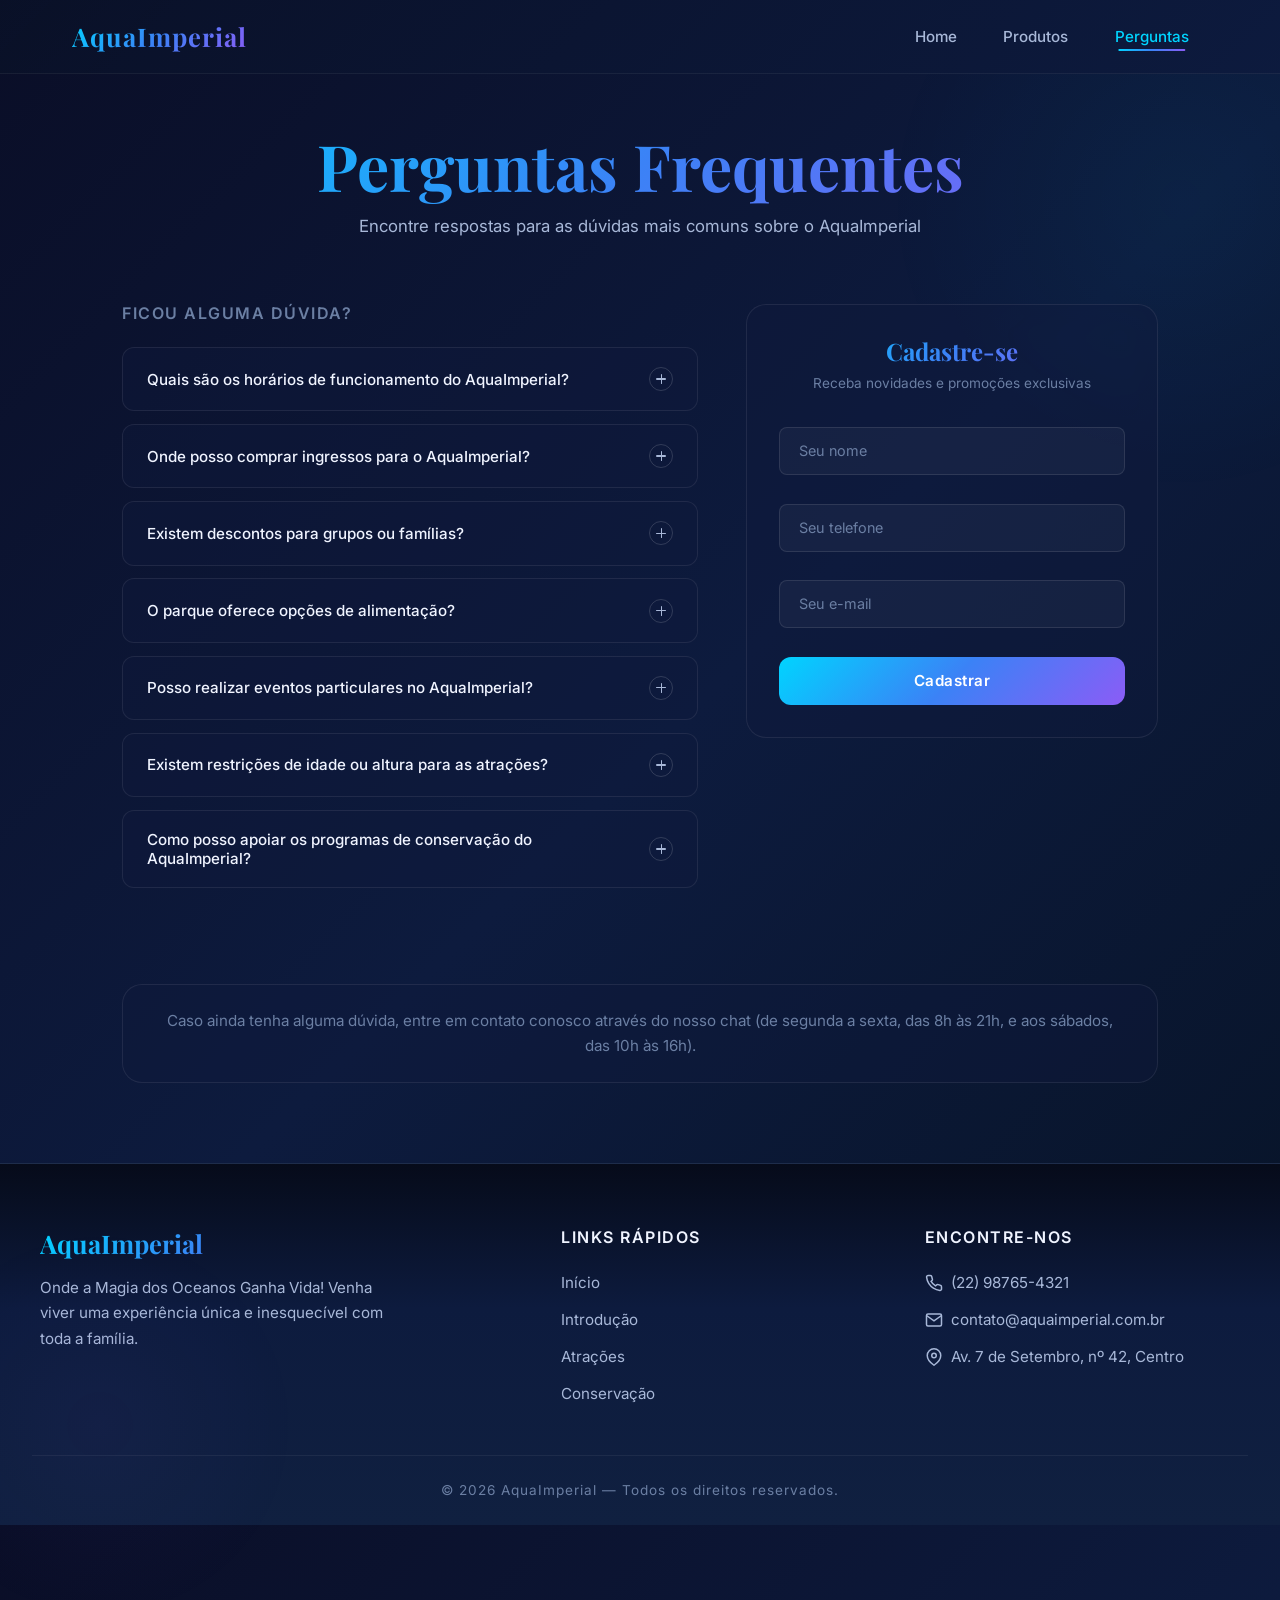
<file: pages/perguntas.html>
<!DOCTYPE html>
<html lang="pt-br">
  <head>
    <meta charset="UTF-8" />
    <meta name="viewport" content="width=device-width, initial-scale=1.0" />
    <meta
      name="description"
      content="Perguntas frequentes sobre o AquaImperial. Tire suas dúvidas sobre horários, ingressos, atrações e muito mais. Cadastre-se para novidades."
    />
    <title>Perguntas Frequentes — AquaImperial</title>

    <!-- Favicon -->
    <link rel="icon" href="../assets/img/favicon.svg" type="image/svg+xml" />

    <!-- Open Graph -->
    <meta property="og:title" content="Perguntas Frequentes — AquaImperial" />
    <meta property="og:description" content="Tire suas dúvidas sobre horários, ingressos e atrações do AquaImperial." />
    <meta property="og:image" content="../assets/img/intro.jpg" />
    <meta property="og:type" content="website" />

    <!-- Google Fonts -->
    <link rel="preconnect" href="https://fonts.googleapis.com" />
    <link rel="preconnect" href="https://fonts.gstatic.com" crossorigin />
    <link
      href="https://fonts.googleapis.com/css2?family=Inter:wght@300;400;500;600;700&family=Playfair+Display:wght@400;500;600;700&display=swap"
      rel="stylesheet"
    />

    <!-- Stylesheets -->
    <link rel="stylesheet" href="../assets/css/reset.css" />
    <link rel="stylesheet" href="../assets/css/global.css" />
    <link rel="stylesheet" href="../assets/css/perguntas.css" />

    <!-- Schema.org FAQ Structured Data -->
    <script type="application/ld+json">
    {
      "@context": "https://schema.org",
      "@type": "FAQPage",
      "mainEntity": [
        {
          "@type": "Question",
          "name": "Quais são os horários de funcionamento do AquaImperial?",
          "acceptedAnswer": {
            "@type": "Answer",
            "text": "O AquaImperial está aberto todos os dias das 9h às 18h. Horários especiais podem ser aplicados em feriados e eventos especiais."
          }
        },
        {
          "@type": "Question",
          "name": "Onde posso comprar ingressos para o AquaImperial?",
          "acceptedAnswer": {
            "@type": "Answer",
            "text": "Os ingressos podem ser adquiridos diretamente em nosso site na página de Ingressos e Preços ou na bilheteria do parque."
          }
        },
        {
          "@type": "Question",
          "name": "Existem descontos para grupos ou famílias?",
          "acceptedAnswer": {
            "@type": "Answer",
            "text": "Sim, oferecemos descontos especiais para grupos e pacotes familiares. Consulte nossa página de Ingressos e Preços para mais detalhes."
          }
        },
        {
          "@type": "Question",
          "name": "O parque oferece opções de alimentação?",
          "acceptedAnswer": {
            "@type": "Answer",
            "text": "Sim, temos várias opções de alimentação incluindo restaurantes, lanchonetes e cafés."
          }
        },
        {
          "@type": "Question",
          "name": "Posso realizar eventos particulares no AquaImperial?",
          "acceptedAnswer": {
            "@type": "Answer",
            "text": "Sim, o AquaImperial é o local perfeito para eventos particulares como aniversários, casamentos e eventos corporativos."
          }
        },
        {
          "@type": "Question",
          "name": "Existem restrições de idade ou altura para as atrações?",
          "acceptedAnswer": {
            "@type": "Answer",
            "text": "Algumas atrações podem ter restrições de idade e altura por motivos de segurança."
          }
        },
        {
          "@type": "Question",
          "name": "Como posso apoiar os programas de conservação do AquaImperial?",
          "acceptedAnswer": {
            "@type": "Answer",
            "text": "Você pode apoiar participando de workshops, adotando simbolicamente um animal marinho ou fazendo uma doação."
          }
        }
      ]
    }
    </script>
  </head>
  <body class="page-enter">
    <!-- ========== NAVBAR ========== -->
    <header class="navbar">
      <nav class="navbar__inner" aria-label="Navegação principal">
        <a href="../index.html" class="navbar__logo">AquaImperial</a>
        <ul class="navbar__links">
          <li><a href="../index.html" class="navbar__link">Home</a></li>
          <li><a href="produtos.html" class="navbar__link">Produtos</a></li>
          <li><a href="perguntas.html" class="navbar__link navbar__link--active">Perguntas</a></li>
        </ul>
        <button class="navbar__toggle" aria-label="Abrir menu de navegação" aria-expanded="false">
          <span></span>
          <span></span>
          <span></span>
        </button>
      </nav>
    </header>

    <div class="faq-page">
      <!-- ========== PAGE HEADER ========== -->
      <div class="faq-header" data-reveal>
        <h1>Perguntas Frequentes</h1>
        <p>Encontre respostas para as dúvidas mais comuns sobre o AquaImperial</p>
      </div>

      <!-- ========== FAQ LAYOUT ========== -->
      <div class="faq-layout">
        <!-- Accordion FAQ -->
        <section>
          <h2 class="faq-section__title" data-reveal>Ficou alguma dúvida?</h2>

          <div class="accordion">
            <div class="accordion__item" data-reveal data-delay="1">
              <button class="accordion__trigger" aria-expanded="false">
                Quais são os horários de funcionamento do AquaImperial?
                <span class="accordion__icon"></span>
              </button>
              <div class="accordion__content" role="region" aria-hidden="true">
                <div class="accordion__content-inner">
                  O AquaImperial está aberto todos os dias das 9h às 18h. Horários especiais podem ser aplicados em feriados e eventos especiais. Recomendamos verificar nosso site para atualizações antes de sua visita.
                </div>
              </div>
            </div>

            <div class="accordion__item" data-reveal data-delay="2">
              <button class="accordion__trigger" aria-expanded="false">
                Onde posso comprar ingressos para o AquaImperial?
                <span class="accordion__icon"></span>
              </button>
              <div class="accordion__content" role="region" aria-hidden="true">
                <div class="accordion__content-inner">
                  Os ingressos podem ser adquiridos diretamente em nosso site na página de Ingressos e Preços ou na bilheteria do parque. Recomendamos a compra online para evitar filas e garantir disponibilidade.
                </div>
              </div>
            </div>

            <div class="accordion__item" data-reveal data-delay="3">
              <button class="accordion__trigger" aria-expanded="false">
                Existem descontos para grupos ou famílias?
                <span class="accordion__icon"></span>
              </button>
              <div class="accordion__content" role="region" aria-hidden="true">
                <div class="accordion__content-inner">
                  Sim, oferecemos descontos especiais para grupos e pacotes familiares. Consulte nossa página de Ingressos e Preços para mais detalhes ou entre em contato conosco para cotações específicas.
                </div>
              </div>
            </div>

            <div class="accordion__item" data-reveal data-delay="4">
              <button class="accordion__trigger" aria-expanded="false">
                O parque oferece opções de alimentação?
                <span class="accordion__icon"></span>
              </button>
              <div class="accordion__content" role="region" aria-hidden="true">
                <div class="accordion__content-inner">
                  Sim, temos várias opções de alimentação no AquaImperial, incluindo restaurantes, lanchonetes e cafés que oferecem uma variedade de pratos para todos os gostos e preferências alimentares.
                </div>
              </div>
            </div>

            <div class="accordion__item" data-reveal>
              <button class="accordion__trigger" aria-expanded="false">
                Posso realizar eventos particulares no AquaImperial?
                <span class="accordion__icon"></span>
              </button>
              <div class="accordion__content" role="region" aria-hidden="true">
                <div class="accordion__content-inner">
                  Sim, o AquaImperial é o local perfeito para eventos particulares como aniversários, casamentos e eventos corporativos. Para mais informações sobre reservas e pacotes, entre em contato com nossa equipe de eventos.
                </div>
              </div>
            </div>

            <div class="accordion__item" data-reveal>
              <button class="accordion__trigger" aria-expanded="false">
                Existem restrições de idade ou altura para as atrações?
                <span class="accordion__icon"></span>
              </button>
              <div class="accordion__content" role="region" aria-hidden="true">
                <div class="accordion__content-inner">
                  Algumas atrações podem ter restrições de idade e altura por motivos de segurança. Informações específicas sobre cada atração estão disponíveis em nosso site e na entrada de cada atração dentro do parque.
                </div>
              </div>
            </div>

            <div class="accordion__item" data-reveal>
              <button class="accordion__trigger" aria-expanded="false">
                Como posso apoiar os programas de conservação do AquaImperial?
                <span class="accordion__icon"></span>
              </button>
              <div class="accordion__content" role="region" aria-hidden="true">
                <div class="accordion__content-inner">
                  Você pode apoiar nossos programas de conservação participando de nossos workshops, adotando simbolicamente um animal marinho ou fazendo uma doação. Mais informações estão disponíveis na seção Conservação e Sustentabilidade do nosso site.
                </div>
              </div>
            </div>
          </div>
        </section>

        <!-- Registration Form -->
        <div class="register-card" data-reveal="right">
          <h2 class="register-card__title">Cadastre-se</h2>
          <p class="register-card__subtitle">Receba novidades e promoções exclusivas</p>

          <form class="register-form">
            <div class="form-group">
              <input
                type="text"
                id="nome"
                name="nome"
                class="form-group__input"
                placeholder=" "
                required
              />
              <label for="nome" class="form-group__label">Seu nome</label>
            </div>

            <div class="form-group">
              <input
                type="tel"
                id="tel"
                name="tel"
                class="form-group__input"
                placeholder=" "
                required
              />
              <label for="tel" class="form-group__label">Seu telefone</label>
            </div>

            <div class="form-group">
              <input
                type="email"
                id="email"
                name="email"
                class="form-group__input"
                placeholder=" "
                required
              />
              <label for="email" class="form-group__label">Seu e-mail</label>
            </div>

            <button type="submit" class="form-submit-btn">Cadastrar</button>
          </form>
        </div>
      </div>

      <!-- Help Message -->
      <div class="faq-help" data-reveal>
        <p>
          Caso ainda tenha alguma dúvida, entre em contato conosco através do nosso chat
          (de segunda a sexta, das 8h às 21h, e aos sábados, das 10h às 16h).
        </p>
      </div>
    </div>

    <!-- ========== FOOTER ========== -->
    <footer class="footer">
      <div class="footer__inner">
        <div class="footer__brand">
          <h2 class="footer__brand-name">AquaImperial</h2>
          <p>
            Onde a Magia dos Oceanos Ganha Vida! Venha viver uma experiência
            única e inesquecível com toda a família.
          </p>
        </div>
        <div>
          <h3 class="footer__heading">Links Rápidos</h3>
          <nav class="footer__links">
            <a href="../index.html" class="footer__link">Início</a>
            <a href="../index.html#introducao" class="footer__link">Introdução</a>
            <a href="../index.html#atracoes" class="footer__link">Atrações</a>
            <a href="../index.html#conservacao" class="footer__link">Conservação</a>
          </nav>
        </div>
        <div>
          <h3 class="footer__heading">Encontre-nos</h3>
          <div class="footer__links">
            <a href="https://wa.me/5522987654321" class="footer__link">
              <svg viewBox="0 0 24 24" fill="none" stroke="currentColor" stroke-width="2">
                <path d="M22 16.92v3a2 2 0 01-2.18 2 19.79 19.79 0 01-8.63-3.07 19.5 19.5 0 01-6-6 19.79 19.79 0 01-3.07-8.67A2 2 0 014.11 2h3a2 2 0 012 1.72c.127.96.361 1.903.7 2.81a2 2 0 01-.45 2.11L8.09 9.91a16 16 0 006 6l1.27-1.27a2 2 0 012.11-.45c.907.339 1.85.573 2.81.7A2 2 0 0122 16.92z"/>
              </svg>
              (22) 98765-4321
            </a>
            <a href="mailto:contato@aquaimperial.com.br" class="footer__link">
              <svg viewBox="0 0 24 24" fill="none" stroke="currentColor" stroke-width="2">
                <path d="M4 4h16c1.1 0 2 .9 2 2v12c0 1.1-.9 2-2 2H4c-1.1 0-2-.9-2-2V6c0-1.1.9-2 2-2z"/>
                <polyline points="22,6 12,13 2,6"/>
              </svg>
              contato@aquaimperial.com.br
            </a>
            <span class="footer__link">
              <svg viewBox="0 0 24 24" fill="none" stroke="currentColor" stroke-width="2">
                <path d="M21 10c0 7-9 13-9 13s-9-6-9-13a9 9 0 0118 0z"/>
                <circle cx="12" cy="10" r="3"/>
              </svg>
              Av. 7 de Setembro, nº 42, Centro
            </span>
          </div>
        </div>
      </div>
      <div class="footer__bottom">
        <p>&copy; 2026 AquaImperial — Todos os direitos reservados.</p>
      </div>
    </footer>

    <!-- Scripts -->
    <script src="../assets/js/global.js"></script>
    <script src="../assets/js/perguntas.js"></script>
  </body>
</html>
</file>
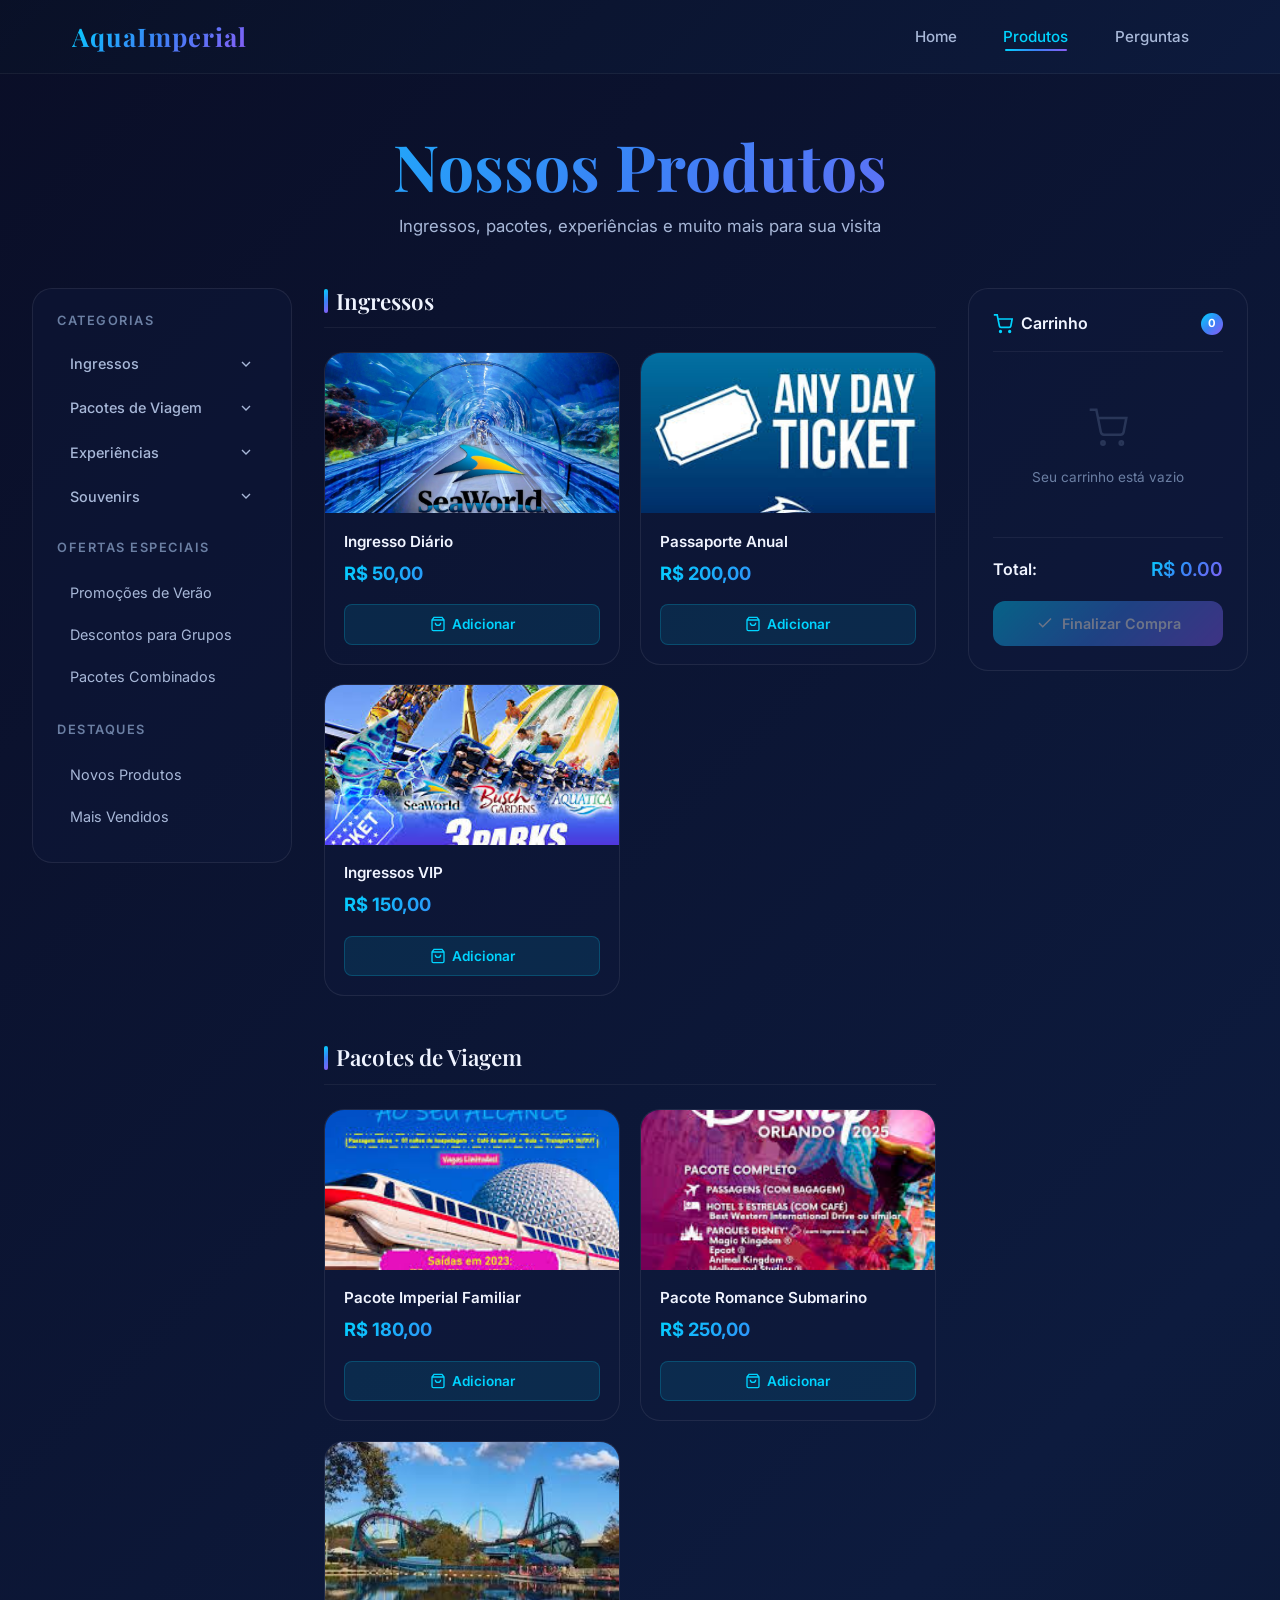
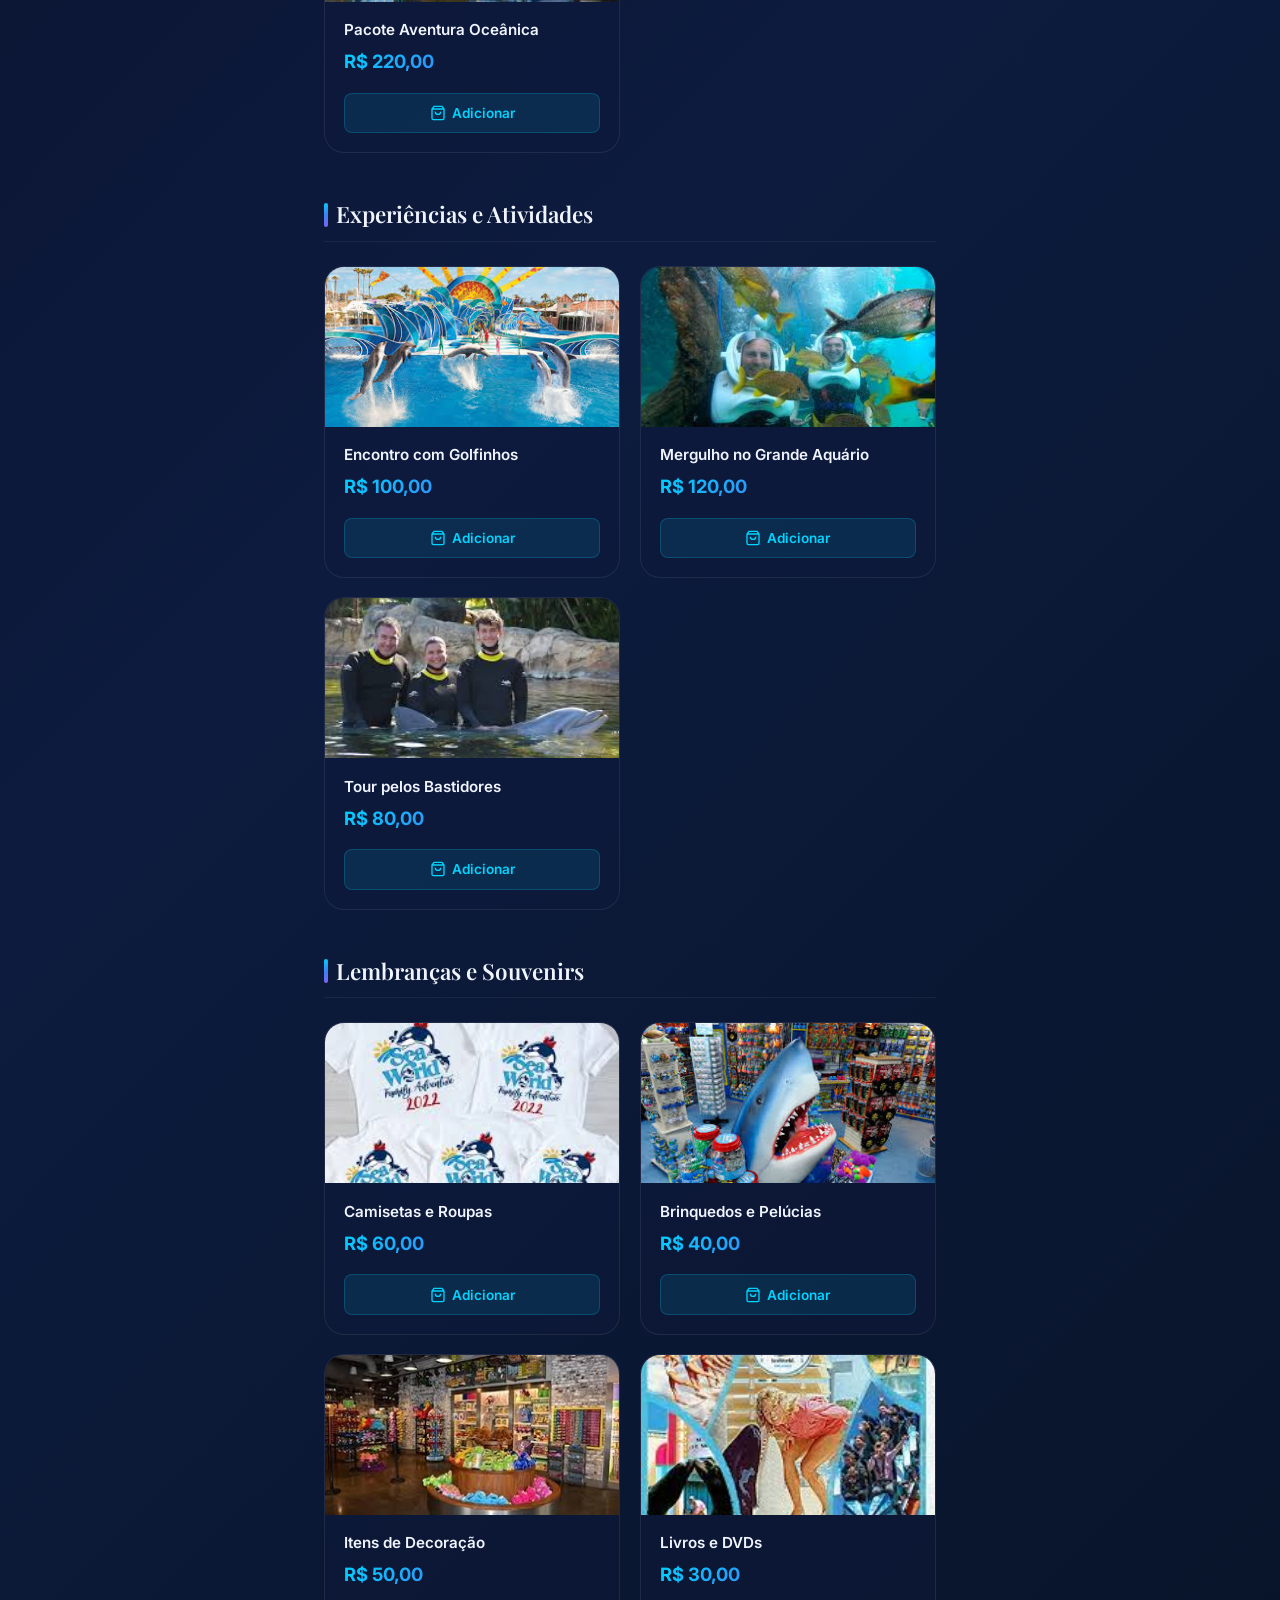
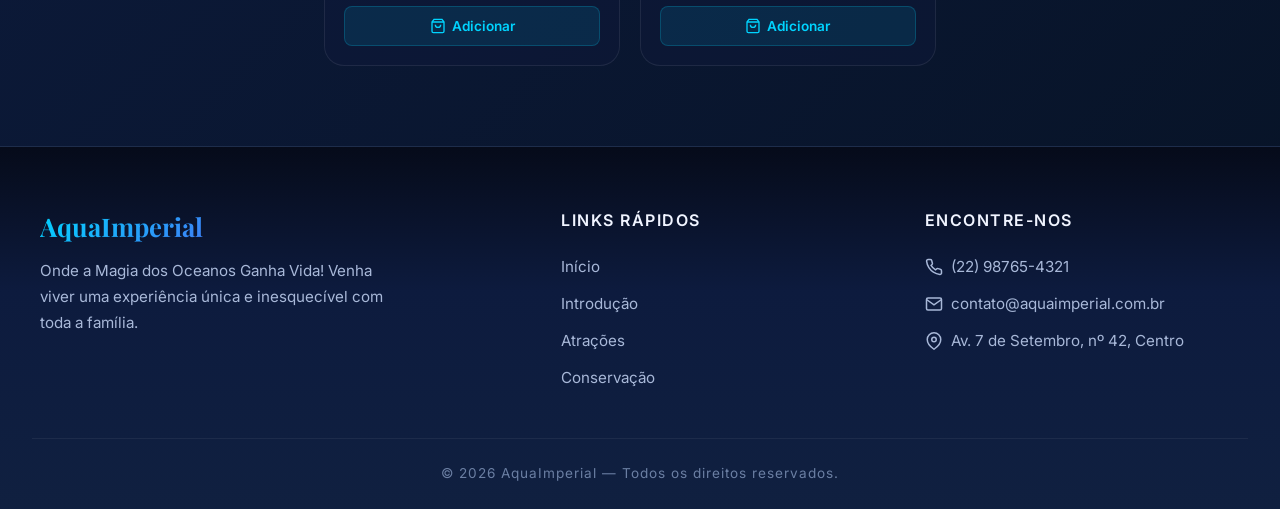
<file: pages/produtos.html>
<!DOCTYPE html>
<html lang="pt-br">
  <head>
    <meta charset="UTF-8" />
    <meta name="viewport" content="width=device-width, initial-scale=1.0" />
    <meta
      name="description"
      content="Confira os ingressoss, pacotes de viagem, experiências e souvenirs do AquaImperial. Garanta já a sua entrada para o melhor parque marinho."
    />
    <title>Produtos — AquaImperial</title>

    <!-- Favicon -->
    <link rel="icon" href="../assets/img/favicon.svg" type="image/svg+xml" />

    <!-- Open Graph -->
    <meta property="og:title" content="Produtos — AquaImperial" />
    <meta property="og:description" content="Ingressos, pacotes de viagem, experiências e souvenirs do AquaImperial." />
    <meta property="og:image" content="../assets/img/intro.jpg" />
    <meta property="og:type" content="website" />

    <!-- Google Fonts -->
    <link rel="preconnect" href="https://fonts.googleapis.com" />
    <link rel="preconnect" href="https://fonts.gstatic.com" crossorigin />
    <link
      href="https://fonts.googleapis.com/css2?family=Inter:wght@300;400;500;600;700&family=Playfair+Display:wght@400;500;600;700&display=swap"
      rel="stylesheet"
    />

    <!-- Stylesheets -->
    <link rel="stylesheet" href="../assets/css/reset.css" />
    <link rel="stylesheet" href="../assets/css/global.css" />
    <link rel="stylesheet" href="../assets/css/produtos.css" />
  </head>
  <body class="page-enter">
    <!-- ========== NAVBAR ========== -->
    <header class="navbar">
      <nav class="navbar__inner" aria-label="Navegação principal">
        <a href="../index.html" class="navbar__logo">AquaImperial</a>
        <ul class="navbar__links">
          <li><a href="../index.html" class="navbar__link">Home</a></li>
          <li><a href="produtos.html" class="navbar__link navbar__link--active">Produtos</a></li>
          <li><a href="perguntas.html" class="navbar__link">Perguntas</a></li>
        </ul>
        <button class="navbar__toggle" aria-label="Abrir menu de navegação" aria-expanded="false">
          <span></span>
          <span></span>
          <span></span>
        </button>
      </nav>
    </header>

    <!-- ========== PAGE HEADER ========== -->
    <div class="produtos-page">
      <div class="page-header" data-reveal>
        <h1>Nossos Produtos</h1>
        <p>Ingressos, pacotes, experiências e muito mais para sua visita</p>
      </div>

      <!-- ========== LAYOUT: SIDEBAR + PRODUCTS + CART ========== -->
      <div class="produtos-layout">
        <!-- Sidebar -->
        <aside class="sidebar">
          <h3 class="sidebar__title">Categorias</h3>

          <div class="sidebar__category">
            <button class="sidebar__category-btn">
              Ingressos
              <svg viewBox="0 0 24 24" fill="none" stroke="currentColor" stroke-width="2"><path d="M6 9l6 6 6-6"/></svg>
            </button>
            <div class="sidebar__subcategories">
              <a href="#ingresso-diario" class="sidebar__sublink">Ingresso Diário</a>
              <a href="#passaporte-anual" class="sidebar__sublink">Passaporte Anual</a>
              <a href="#ingressos-vip" class="sidebar__sublink">Ingressos VIP</a>
            </div>
          </div>

          <div class="sidebar__category">
            <button class="sidebar__category-btn">
              Pacotes de Viagem
              <svg viewBox="0 0 24 24" fill="none" stroke="currentColor" stroke-width="2"><path d="M6 9l6 6 6-6"/></svg>
            </button>
            <div class="sidebar__subcategories">
              <a href="#pacote-imperial-familiar" class="sidebar__sublink">Pacote Imperial Familiar</a>
              <a href="#pacote-romance-submarino" class="sidebar__sublink">Pacote Romance Submarino</a>
              <a href="#pacote-aventura-oceanica" class="sidebar__sublink">Pacote Aventura Oceânica</a>
            </div>
          </div>

          <div class="sidebar__category">
            <button class="sidebar__category-btn">
              Experiências
              <svg viewBox="0 0 24 24" fill="none" stroke="currentColor" stroke-width="2"><path d="M6 9l6 6 6-6"/></svg>
            </button>
            <div class="sidebar__subcategories">
              <a href="#encontro-golfinhos" class="sidebar__sublink">Encontro com Golfinhos</a>
              <a href="#mergulho-grande-aquario" class="sidebar__sublink">Mergulho no Grande Aquário</a>
              <a href="#tour-bastidores" class="sidebar__sublink">Tour pelos Bastidores</a>
            </div>
          </div>

          <div class="sidebar__category">
            <button class="sidebar__category-btn">
              Souvenirs
              <svg viewBox="0 0 24 24" fill="none" stroke="currentColor" stroke-width="2"><path d="M6 9l6 6 6-6"/></svg>
            </button>
            <div class="sidebar__subcategories">
              <a href="#camisetas-roupas" class="sidebar__sublink">Camisetas e Roupas</a>
              <a href="#brinquedos-pelucias" class="sidebar__sublink">Brinquedos e Pelúcias</a>
              <a href="#itens-decoracao" class="sidebar__sublink">Itens de Decoração</a>
              <a href="#livros-dvds" class="sidebar__sublink">Livros e DVDs</a>
            </div>
          </div>

          <h3 class="sidebar__title">Ofertas Especiais</h3>
          <a href="#" class="sidebar__link">Promoções de Verão</a>
          <a href="#" class="sidebar__link">Descontos para Grupos</a>
          <a href="#" class="sidebar__link">Pacotes Combinados</a>

          <h3 class="sidebar__title">Destaques</h3>
          <a href="#" class="sidebar__link">Novos Produtos</a>
          <a href="#" class="sidebar__link">Mais Vendidos</a>
        </aside>

        <!-- Products Main -->
        <section class="products-main">
          <!-- Ingressos -->
          <div class="products-section" id="ingresso-diario" data-reveal>
            <h2 class="products-section__title">Ingressos</h2>
            <div class="product-grid">
              <article class="product-card" data-name="Ingresso Diário" data-price="50.00">
                <div class="product-card__image-wrapper">
                  <img src="../assets/img/produtos/Seaworld1.jpg" alt="Ingresso Diário AquaImperial" class="product-card__image" loading="lazy" />
                </div>
                <div class="product-card__body">
                  <h3 class="product-card__name">Ingresso Diário</h3>
                  <p class="product-card__price">R$ 50,00</p>
                  <button class="product-card__btn">
                    <svg viewBox="0 0 24 24" fill="none" stroke="currentColor" stroke-width="2"><path d="M6 2L3 6v14a2 2 0 002 2h14a2 2 0 002-2V6l-3-4z"/><line x1="3" y1="6" x2="21" y2="6"/><path d="M16 10a4 4 0 01-8 0"/></svg>
                    Adicionar
                  </button>
                </div>
              </article>

              <article class="product-card" id="passaporte-anual" data-name="Passaporte Anual" data-price="200.00">
                <div class="product-card__image-wrapper">
                  <img src="../assets/img/produtos/anual.jpeg" alt="Passaporte Anual" class="product-card__image" loading="lazy" />
                </div>
                <div class="product-card__body">
                  <h3 class="product-card__name">Passaporte Anual</h3>
                  <p class="product-card__price">R$ 200,00</p>
                  <button class="product-card__btn">
                    <svg viewBox="0 0 24 24" fill="none" stroke="currentColor" stroke-width="2"><path d="M6 2L3 6v14a2 2 0 002 2h14a2 2 0 002-2V6l-3-4z"/><line x1="3" y1="6" x2="21" y2="6"/><path d="M16 10a4 4 0 01-8 0"/></svg>
                    Adicionar
                  </button>
                </div>
              </article>

              <article class="product-card" id="ingressos-vip" data-name="Ingressos VIP" data-price="150.00">
                <div class="product-card__image-wrapper">
                  <img src="../assets/img/produtos/anuel 2.jpeg" alt="Ingressos VIP" class="product-card__image" loading="lazy" />
                </div>
                <div class="product-card__body">
                  <h3 class="product-card__name">Ingressos VIP</h3>
                  <p class="product-card__price">R$ 150,00</p>
                  <button class="product-card__btn">
                    <svg viewBox="0 0 24 24" fill="none" stroke="currentColor" stroke-width="2"><path d="M6 2L3 6v14a2 2 0 002 2h14a2 2 0 002-2V6l-3-4z"/><line x1="3" y1="6" x2="21" y2="6"/><path d="M16 10a4 4 0 01-8 0"/></svg>
                    Adicionar
                  </button>
                </div>
              </article>
            </div>
          </div>

          <!-- Pacotes de Viagem -->
          <div class="products-section" id="pacote-imperial-familiar" data-reveal>
            <h2 class="products-section__title">Pacotes de Viagem</h2>
            <div class="product-grid">
              <article class="product-card" data-name="Pacote Imperial Familiar" data-price="180.00">
                <div class="product-card__image-wrapper">
                  <img src="../assets/img/produtos/viagem 1.jpeg" alt="Pacote Imperial Familiar" class="product-card__image" loading="lazy" />
                </div>
                <div class="product-card__body">
                  <h3 class="product-card__name">Pacote Imperial Familiar</h3>
                  <p class="product-card__price">R$ 180,00</p>
                  <button class="product-card__btn">
                    <svg viewBox="0 0 24 24" fill="none" stroke="currentColor" stroke-width="2"><path d="M6 2L3 6v14a2 2 0 002 2h14a2 2 0 002-2V6l-3-4z"/><line x1="3" y1="6" x2="21" y2="6"/><path d="M16 10a4 4 0 01-8 0"/></svg>
                    Adicionar
                  </button>
                </div>
              </article>

              <article class="product-card" id="pacote-romance-submarino" data-name="Pacote Romance Submarino" data-price="250.00">
                <div class="product-card__image-wrapper">
                  <img src="../assets/img/produtos/viagem 2.jpeg" alt="Pacote Romance Submarino" class="product-card__image" loading="lazy" />
                </div>
                <div class="product-card__body">
                  <h3 class="product-card__name">Pacote Romance Submarino</h3>
                  <p class="product-card__price">R$ 250,00</p>
                  <button class="product-card__btn">
                    <svg viewBox="0 0 24 24" fill="none" stroke="currentColor" stroke-width="2"><path d="M6 2L3 6v14a2 2 0 002 2h14a2 2 0 002-2V6l-3-4z"/><line x1="3" y1="6" x2="21" y2="6"/><path d="M16 10a4 4 0 01-8 0"/></svg>
                    Adicionar
                  </button>
                </div>
              </article>

              <article class="product-card" id="pacote-aventura-oceanica" data-name="Pacote Aventura Oceânica" data-price="220.00">
                <div class="product-card__image-wrapper">
                  <img src="../assets/img/produtos/viagem 3.jpeg" alt="Pacote Aventura Oceânica" class="product-card__image" loading="lazy" />
                </div>
                <div class="product-card__body">
                  <h3 class="product-card__name">Pacote Aventura Oceânica</h3>
                  <p class="product-card__price">R$ 220,00</p>
                  <button class="product-card__btn">
                    <svg viewBox="0 0 24 24" fill="none" stroke="currentColor" stroke-width="2"><path d="M6 2L3 6v14a2 2 0 002 2h14a2 2 0 002-2V6l-3-4z"/><line x1="3" y1="6" x2="21" y2="6"/><path d="M16 10a4 4 0 01-8 0"/></svg>
                    Adicionar
                  </button>
                </div>
              </article>
            </div>
          </div>

          <!-- Experiências e Atividades -->
          <div class="products-section" id="encontro-golfinhos" data-reveal>
            <h2 class="products-section__title">Experiências e Atividades</h2>
            <div class="product-grid">
              <article class="product-card" data-name="Encontro com Golfinhos" data-price="100.00">
                <div class="product-card__image-wrapper">
                  <img src="../assets/img/produtos/golfinhos.jpeg" alt="Encontro com Golfinhos" class="product-card__image" loading="lazy" />
                </div>
                <div class="product-card__body">
                  <h3 class="product-card__name">Encontro com Golfinhos</h3>
                  <p class="product-card__price">R$ 100,00</p>
                  <button class="product-card__btn">
                    <svg viewBox="0 0 24 24" fill="none" stroke="currentColor" stroke-width="2"><path d="M6 2L3 6v14a2 2 0 002 2h14a2 2 0 002-2V6l-3-4z"/><line x1="3" y1="6" x2="21" y2="6"/><path d="M16 10a4 4 0 01-8 0"/></svg>
                    Adicionar
                  </button>
                </div>
              </article>

              <article class="product-card" id="mergulho-grande-aquario" data-name="Mergulho no Grande Aquário" data-price="120.00">
                <div class="product-card__image-wrapper">
                  <img src="../assets/img/produtos/mergulho.jpeg" alt="Mergulho no Grande Aquário" class="product-card__image" loading="lazy" />
                </div>
                <div class="product-card__body">
                  <h3 class="product-card__name">Mergulho no Grande Aquário</h3>
                  <p class="product-card__price">R$ 120,00</p>
                  <button class="product-card__btn">
                    <svg viewBox="0 0 24 24" fill="none" stroke="currentColor" stroke-width="2"><path d="M6 2L3 6v14a2 2 0 002 2h14a2 2 0 002-2V6l-3-4z"/><line x1="3" y1="6" x2="21" y2="6"/><path d="M16 10a4 4 0 01-8 0"/></svg>
                    Adicionar
                  </button>
                </div>
              </article>

              <article class="product-card" id="tour-bastidores" data-name="Tour pelos Bastidores" data-price="80.00">
                <div class="product-card__image-wrapper">
                  <img src="../assets/img/produtos/bastidores.jpeg" alt="Tour pelos Bastidores" class="product-card__image" loading="lazy" />
                </div>
                <div class="product-card__body">
                  <h3 class="product-card__name">Tour pelos Bastidores</h3>
                  <p class="product-card__price">R$ 80,00</p>
                  <button class="product-card__btn">
                    <svg viewBox="0 0 24 24" fill="none" stroke="currentColor" stroke-width="2"><path d="M6 2L3 6v14a2 2 0 002 2h14a2 2 0 002-2V6l-3-4z"/><line x1="3" y1="6" x2="21" y2="6"/><path d="M16 10a4 4 0 01-8 0"/></svg>
                    Adicionar
                  </button>
                </div>
              </article>
            </div>
          </div>

          <!-- Souvenirs -->
          <div class="products-section" id="camisetas-roupas" data-reveal>
            <h2 class="products-section__title">Lembranças e Souvenirs</h2>
            <div class="product-grid">
              <article class="product-card" data-name="Camisetas e Roupas" data-price="60.00">
                <div class="product-card__image-wrapper">
                  <img src="../assets/img/produtos/roupas.jpeg" alt="Camisetas e Roupas" class="product-card__image" loading="lazy" />
                </div>
                <div class="product-card__body">
                  <h3 class="product-card__name">Camisetas e Roupas</h3>
                  <p class="product-card__price">R$ 60,00</p>
                  <button class="product-card__btn">
                    <svg viewBox="0 0 24 24" fill="none" stroke="currentColor" stroke-width="2"><path d="M6 2L3 6v14a2 2 0 002 2h14a2 2 0 002-2V6l-3-4z"/><line x1="3" y1="6" x2="21" y2="6"/><path d="M16 10a4 4 0 01-8 0"/></svg>
                    Adicionar
                  </button>
                </div>
              </article>

              <article class="product-card" id="brinquedos-pelucias" data-name="Brinquedos e Pelúcias" data-price="40.00">
                <div class="product-card__image-wrapper">
                  <img src="../assets/img/produtos/brinquedos.jpeg" alt="Brinquedos e Pelúcias" class="product-card__image" loading="lazy" />
                </div>
                <div class="product-card__body">
                  <h3 class="product-card__name">Brinquedos e Pelúcias</h3>
                  <p class="product-card__price">R$ 40,00</p>
                  <button class="product-card__btn">
                    <svg viewBox="0 0 24 24" fill="none" stroke="currentColor" stroke-width="2"><path d="M6 2L3 6v14a2 2 0 002 2h14a2 2 0 002-2V6l-3-4z"/><line x1="3" y1="6" x2="21" y2="6"/><path d="M16 10a4 4 0 01-8 0"/></svg>
                    Adicionar
                  </button>
                </div>
              </article>

              <article class="product-card" id="itens-decoracao" data-name="Itens de Decoração" data-price="50.00">
                <div class="product-card__image-wrapper">
                  <img src="../assets/img/produtos/items.jpeg" alt="Itens de Decoração" class="product-card__image" loading="lazy" />
                </div>
                <div class="product-card__body">
                  <h3 class="product-card__name">Itens de Decoração</h3>
                  <p class="product-card__price">R$ 50,00</p>
                  <button class="product-card__btn">
                    <svg viewBox="0 0 24 24" fill="none" stroke="currentColor" stroke-width="2"><path d="M6 2L3 6v14a2 2 0 002 2h14a2 2 0 002-2V6l-3-4z"/><line x1="3" y1="6" x2="21" y2="6"/><path d="M16 10a4 4 0 01-8 0"/></svg>
                    Adicionar
                  </button>
                </div>
              </article>

              <article class="product-card" id="livros-dvds" data-name="Livros e DVDs" data-price="30.00">
                <div class="product-card__image-wrapper">
                  <img src="../assets/img/produtos/book.jpeg" alt="Livros e DVDs" class="product-card__image" loading="lazy" />
                </div>
                <div class="product-card__body">
                  <h3 class="product-card__name">Livros e DVDs</h3>
                  <p class="product-card__price">R$ 30,00</p>
                  <button class="product-card__btn">
                    <svg viewBox="0 0 24 24" fill="none" stroke="currentColor" stroke-width="2"><path d="M6 2L3 6v14a2 2 0 002 2h14a2 2 0 002-2V6l-3-4z"/><line x1="3" y1="6" x2="21" y2="6"/><path d="M16 10a4 4 0 01-8 0"/></svg>
                    Adicionar
                  </button>
                </div>
              </article>
            </div>
          </div>
        </section>

        <!-- Cart -->
        <div class="cart">
          <div class="cart__header">
            <h2 class="cart__title">
              <svg viewBox="0 0 24 24" fill="none" stroke="currentColor" stroke-width="2">
                <circle cx="9" cy="21" r="1"/><circle cx="20" cy="21" r="1"/>
                <path d="M1 1h4l2.68 13.39a2 2 0 002 1.61h9.72a2 2 0 002-1.61L23 6H6"/>
              </svg>
              Carrinho
            </h2>
            <span class="cart__badge" role="status" aria-live="polite" aria-label="Itens no carrinho">0</span>
          </div>

          <div class="cart__empty" id="cart-empty">
            <svg viewBox="0 0 24 24" fill="none" stroke="currentColor" stroke-width="1.5">
              <circle cx="9" cy="21" r="1"/><circle cx="20" cy="21" r="1"/>
              <path d="M1 1h4l2.68 13.39a2 2 0 002 1.61h9.72a2 2 0 002-1.61L23 6H6"/>
            </svg>
            <p>Seu carrinho está vazio</p>
          </div>

          <ul class="cart__items"></ul>

          <div class="cart__footer">
            <div class="cart__total">
              <span>Total:</span>
              <span class="cart__total-value">R$ 0,00</span>
            </div>
            <button class="cart__checkout-btn" disabled>
              <svg viewBox="0 0 24 24" fill="none" stroke="currentColor" stroke-width="2" width="18" height="18"><path d="M20 6L9 17l-5-5"/></svg>
              Finalizar Compra
            </button>
          </div>
        </div>
      </div>
    </div>

    <!-- ========== FOOTER ========== -->
    <footer class="footer">
      <div class="footer__inner">
        <div class="footer__brand">
          <h2 class="footer__brand-name">AquaImperial</h2>
          <p>
            Onde a Magia dos Oceanos Ganha Vida! Venha viver uma experiência
            única e inesquecível com toda a família.
          </p>
        </div>
        <div>
          <h3 class="footer__heading">Links Rápidos</h3>
          <nav class="footer__links">
            <a href="../index.html" class="footer__link">Início</a>
            <a href="../index.html#introducao" class="footer__link">Introdução</a>
            <a href="../index.html#atracoes" class="footer__link">Atrações</a>
            <a href="../index.html#conservacao" class="footer__link">Conservação</a>
          </nav>
        </div>
        <div>
          <h3 class="footer__heading">Encontre-nos</h3>
          <div class="footer__links">
            <a href="https://wa.me/5522987654321" class="footer__link">
              <svg viewBox="0 0 24 24" fill="none" stroke="currentColor" stroke-width="2">
                <path d="M22 16.92v3a2 2 0 01-2.18 2 19.79 19.79 0 01-8.63-3.07 19.5 19.5 0 01-6-6 19.79 19.79 0 01-3.07-8.67A2 2 0 014.11 2h3a2 2 0 012 1.72c.127.96.361 1.903.7 2.81a2 2 0 01-.45 2.11L8.09 9.91a16 16 0 006 6l1.27-1.27a2 2 0 012.11-.45c.907.339 1.85.573 2.81.7A2 2 0 0122 16.92z"/>
              </svg>
              (22) 98765-4321
            </a>
            <a href="mailto:contato@aquaimperial.com.br" class="footer__link">
              <svg viewBox="0 0 24 24" fill="none" stroke="currentColor" stroke-width="2">
                <path d="M4 4h16c1.1 0 2 .9 2 2v12c0 1.1-.9 2-2 2H4c-1.1 0-2-.9-2-2V6c0-1.1.9-2 2-2z"/>
                <polyline points="22,6 12,13 2,6"/>
              </svg>
              contato@aquaimperial.com.br
            </a>
            <span class="footer__link">
              <svg viewBox="0 0 24 24" fill="none" stroke="currentColor" stroke-width="2">
                <path d="M21 10c0 7-9 13-9 13s-9-6-9-13a9 9 0 0118 0z"/>
                <circle cx="12" cy="10" r="3"/>
              </svg>
              Av. 7 de Setembro, nº 42, Centro
            </span>
          </div>
        </div>
      </div>
      <div class="footer__bottom">
        <p>&copy; 2026 AquaImperial — Todos os direitos reservados.</p>
      </div>
    </footer>

    <!-- Scripts -->
    <script src="../assets/js/global.js"></script>
    <script src="../assets/js/produtos.js"></script>
  </body>
</html>
</file>
<file: assets/css/global.css>
/* =============================================
   AQUAIMPERIAL — GLOBAL DESIGN SYSTEM
   ============================================= */

/* --- Google Fonts loaded via <link> in HTML for better performance --- */

/* --- CSS Variables --- */
:root {
  /* Colors — Ocean Dark Theme */
  --color-bg-primary: #060b1a;
  --color-bg-secondary: #0a1128;
  --color-bg-card: rgba(15, 25, 60, 0.6);

  --color-text-primary: #f0f4ff;
  --color-text-secondary: #a8b8d8;
  --color-text-muted: #6b7fa3;

  --color-accent-cyan: #00d4ff;
  --color-accent-blue: #3b82f6;
  --color-accent-teal: #06d6a0;
  --color-accent-purple: #8b5cf6;

  /* Gradients */
  --gradient-ocean: linear-gradient(135deg, #0a0e27 0%, #0d1b3e 50%, #071325 100%);
  --gradient-accent: linear-gradient(135deg, #00d4ff 0%, #3b82f6 50%, #8b5cf6 100%);
  --gradient-accent-hover: linear-gradient(135deg, #00e5ff 0%, #5b9bf7 50%, #a78bfa 100%);
  --gradient-header: linear-gradient(135deg, rgba(10, 17, 40, 0.85) 0%, rgba(13, 27, 62, 0.9) 100%);
  --gradient-footer: linear-gradient(180deg, #060b1a 0%, #0d1b3e 40%, #102040 100%);
  --gradient-glow: radial-gradient(ellipse at center, rgba(0, 212, 255, 0.15) 0%, transparent 70%);

  /* Glass */
  --glass-bg: rgba(15, 25, 60, 0.4);
  --glass-border: rgba(255, 255, 255, 0.08);
  --glass-blur: blur(20px);

  /* Shadows */
  --shadow-sm: 0 2px 8px rgba(0, 0, 0, 0.3);
  --shadow-md: 0 4px 20px rgba(0, 0, 0, 0.4);
  --shadow-lg: 0 8px 40px rgba(0, 0, 0, 0.5);
  --shadow-glow-cyan: 0 0 30px rgba(0, 212, 255, 0.2);
  --shadow-glow-blue: 0 0 30px rgba(59, 130, 246, 0.2);

  /* Spacing */
  --section-padding: 6rem 2rem;
  --container-max: 1200px;

  /* Transitions */
  --transition-fast: 0.2s cubic-bezier(0.4, 0, 0.2, 1);
  --transition-base: 0.3s cubic-bezier(0.4, 0, 0.2, 1);
  --transition-slow: 0.5s cubic-bezier(0.4, 0, 0.2, 1);

  /* Border Radius */
  --radius-sm: 8px;
  --radius-md: 12px;
  --radius-lg: 20px;
  --radius-xl: 28px;
  --radius-full: 50%;
}

/* --- Base --- */
body {
  background: var(--gradient-ocean);
  color: var(--color-text-primary);
  min-height: 100vh;
}

.container {
  max-width: var(--container-max);
  margin: 0 auto;
  padding: 0 2rem;
}

/* --- Typography --- */
h1, h2, h3, h4 {
  font-family: "Playfair Display", Georgia, serif;
  line-height: 1.2;
}

h1 { font-size: clamp(2.5rem, 5vw, 4rem); }
h2 { font-size: clamp(1.8rem, 3.5vw, 2.8rem); }
h3 { font-size: clamp(1.2rem, 2vw, 1.5rem); }

/* --- Glass Card Utility --- */
.glass {
  background: var(--glass-bg);
  backdrop-filter: var(--glass-blur);
  -webkit-backdrop-filter: var(--glass-blur);
  border: 1px solid var(--glass-border);
  border-radius: var(--radius-lg);
}

/* =============================================
   HEADER / NAVBAR
   ============================================= */
.navbar {
  position: fixed;
  top: 0;
  left: 0;
  right: 0;
  z-index: 1000;
  background: var(--gradient-header);
  backdrop-filter: blur(24px);
  -webkit-backdrop-filter: blur(24px);
  border-bottom: 1px solid rgba(255, 255, 255, 0.06);
  transition: var(--transition-base);
}

.navbar.scrolled {
  background: rgba(6, 11, 26, 0.95);
  box-shadow: var(--shadow-md);
}

.navbar__inner {
  max-width: var(--container-max);
  margin: 0 auto;
  display: flex;
  align-items: center;
  justify-content: space-between;
  padding: 1rem 2rem;
}

.navbar__logo {
  font-family: "Playfair Display", serif;
  font-size: 1.6rem;
  font-weight: 700;
  background: var(--gradient-accent);
  -webkit-background-clip: text;
  -webkit-text-fill-color: transparent;
  background-clip: text;
  text-shadow: none;
  letter-spacing: 1px;
  transition: var(--transition-base);
}

.navbar__logo:hover {
  filter: brightness(1.2);
}

.navbar__links {
  display: flex;
  align-items: center;
  gap: 0.5rem;
}

.navbar__link {
  position: relative;
  padding: 0.6rem 1.2rem;
  font-size: 0.95rem;
  font-weight: 500;
  color: var(--color-text-secondary);
  border-radius: var(--radius-sm);
  transition: var(--transition-base);
}

.navbar__link::after {
  content: '';
  position: absolute;
  bottom: 4px;
  left: 50%;
  transform: translateX(-50%) scaleX(0);
  width: 60%;
  height: 2px;
  background: var(--gradient-accent);
  border-radius: 1px;
  transition: transform var(--transition-base);
}

.navbar__link:hover {
  color: var(--color-text-primary);
}

.navbar__link:hover::after {
  transform: translateX(-50%) scaleX(1);
}

.navbar__link--active {
  color: var(--color-accent-cyan);
}

.navbar__link--active::after {
  transform: translateX(-50%) scaleX(1);
}

/* Mobile Menu Toggle */
.navbar__toggle {
  display: none;
  flex-direction: column;
  gap: 5px;
  padding: 4px;
  z-index: 1001;
}

.navbar__toggle span {
  display: block;
  width: 26px;
  height: 2px;
  background: var(--color-text-primary);
  border-radius: 2px;
  transition: var(--transition-base);
}

.navbar__toggle.active span:nth-child(1) {
  transform: rotate(45deg) translate(5px, 5px);
}

.navbar__toggle.active span:nth-child(2) {
  opacity: 0;
}

.navbar__toggle.active span:nth-child(3) {
  transform: rotate(-45deg) translate(5px, -5px);
}

/* =============================================
   BUTTONS
   ============================================= */
.btn {
  display: inline-flex;
  align-items: center;
  gap: 0.5rem;
  padding: 0.85rem 2rem;
  font-weight: 600;
  font-size: 0.95rem;
  border-radius: var(--radius-md);
  transition: var(--transition-base);
  letter-spacing: 0.5px;
  cursor: pointer;
}

.btn--primary {
  background: var(--gradient-accent);
  color: #fff;
  box-shadow: var(--shadow-glow-cyan);
}

.btn--primary:hover {
  background: var(--gradient-accent-hover);
  transform: translateY(-2px);
  box-shadow: 0 0 40px rgba(0, 212, 255, 0.35);
}

.btn--outline {
  border: 1.5px solid rgba(0, 212, 255, 0.5);
  color: var(--color-accent-cyan);
  background: transparent;
}

.btn--outline:hover {
  background: rgba(0, 212, 255, 0.1);
  border-color: var(--color-accent-cyan);
  transform: translateY(-2px);
}

/* =============================================
   SECTION TITLES
   ============================================= */
.section-title {
  text-align: center;
  margin-bottom: 3.5rem;
}

.section-title h2 {
  display: inline-block;
  background: var(--gradient-accent);
  -webkit-background-clip: text;
  -webkit-text-fill-color: transparent;
  background-clip: text;
  margin-bottom: 1rem;
}

.section-title p {
  color: var(--color-text-secondary);
  max-width: 600px;
  margin: 0 auto;
  font-size: 1.05rem;
}

.section-title__line {
  display: block;
  width: 60px;
  height: 3px;
  background: var(--gradient-accent);
  margin: 1rem auto 0;
  border-radius: 2px;
}

/* =============================================
   FOOTER
   ============================================= */
.footer {
  background: var(--gradient-footer);
  border-top: 1px solid rgba(255, 255, 255, 0.06);
  padding: 4rem 2rem 0;
}

.footer__inner {
  max-width: var(--container-max);
  margin: 0 auto;
  display: grid;
  grid-template-columns: 1.5fr 1fr 1fr;
  gap: 3rem;
  padding-bottom: 3rem;
}

.footer__brand {
  max-width: 350px;
}

.footer__brand-name {
  font-family: "Playfair Display", serif;
  font-size: 1.6rem;
  font-weight: 700;
  background: var(--gradient-accent);
  -webkit-background-clip: text;
  -webkit-text-fill-color: transparent;
  background-clip: text;
  margin-bottom: 1rem;
}

.footer__brand p {
  color: var(--color-text-secondary);
  font-size: 0.95rem;
  line-height: 1.7;
}

.footer__heading {
  font-family: "Inter", sans-serif;
  font-size: 1rem;
  font-weight: 600;
  color: var(--color-text-primary);
  margin-bottom: 1.5rem;
  text-transform: uppercase;
  letter-spacing: 1.5px;
}

.footer__links {
  display: flex;
  flex-direction: column;
  gap: 0.8rem;
}

.footer__link {
  color: var(--color-text-secondary);
  font-size: 0.95rem;
  transition: var(--transition-base);
  display: flex;
  align-items: center;
  gap: 0.5rem;
}

.footer__link:hover {
  color: var(--color-accent-cyan);
  transform: translateX(4px);
}

.footer__link svg {
  width: 18px;
  height: 18px;
  flex-shrink: 0;
}

.footer__bottom {
  border-top: 1px solid rgba(255, 255, 255, 0.06);
  padding: 1.5rem 0;
  text-align: center;
}

.footer__bottom p {
  color: var(--color-text-muted);
  font-size: 0.85rem;
  letter-spacing: 1px;
}

/* =============================================
   SCROLL REVEAL ANIMATIONS
   ============================================= */
[data-reveal] {
  opacity: 0;
  transform: translateY(40px);
  transition: opacity 0.8s cubic-bezier(0.4, 0, 0.2, 1),
              transform 0.8s cubic-bezier(0.4, 0, 0.2, 1);
}

[data-reveal].revealed {
  opacity: 1;
  transform: translateY(0);
}

[data-reveal="left"] {
  transform: translateX(-40px);
}

[data-reveal="left"].revealed {
  transform: translateX(0);
}

[data-reveal="right"] {
  transform: translateX(40px);
}

[data-reveal="right"].revealed {
  transform: translateX(0);
}

[data-reveal="scale"] {
  transform: scale(0.9);
}

[data-reveal="scale"].revealed {
  transform: scale(1);
}

/* --- Stagger delays --- */
[data-delay="1"] { transition-delay: 0.1s; }
[data-delay="2"] { transition-delay: 0.2s; }
[data-delay="3"] { transition-delay: 0.3s; }
[data-delay="4"] { transition-delay: 0.4s; }
[data-delay="5"] { transition-delay: 0.5s; }
[data-delay="6"] { transition-delay: 0.6s; }

/* =============================================
   PAGE LOAD FADE-IN
   ============================================= */
.page-enter {
  animation: pageEnter 0.6s ease forwards;
}

@keyframes pageEnter {
  from {
    opacity: 0;
    transform: translateY(10px);
  }
  to {
    opacity: 1;
    transform: translateY(0);
  }
}

/* =============================================
   FOCUS VISIBLE (Accessibility)
   ============================================= */
:focus-visible {
  outline: 2px solid var(--color-accent-cyan);
  outline-offset: 3px;
  border-radius: var(--radius-sm);
}

button:focus-visible,
a:focus-visible {
  outline: 2px solid var(--color-accent-cyan);
  outline-offset: 3px;
}

/* =============================================
   TOAST NOTIFICATIONS
   ============================================= */
.toast-container {
  position: fixed;
  bottom: 2rem;
  right: 2rem;
  z-index: 9999;
  display: flex;
  flex-direction: column;
  gap: 0.8rem;
  pointer-events: none;
}

.toast {
  pointer-events: auto;
  background: var(--glass-bg);
  backdrop-filter: blur(24px);
  -webkit-backdrop-filter: blur(24px);
  border: 1px solid rgba(6, 214, 160, 0.3);
  border-radius: var(--radius-md);
  padding: 1rem 1.5rem;
  color: var(--color-text-primary);
  font-size: 0.9rem;
  display: flex;
  align-items: center;
  gap: 0.8rem;
  max-width: 380px;
  box-shadow: 0 8px 30px rgba(0, 0, 0, 0.4);
  animation: toastIn 0.4s cubic-bezier(0.4, 0, 0.2, 1),
             toastOut 0.4s cubic-bezier(0.4, 0, 0.2, 1) 2.6s forwards;
}

.toast--success {
  border-color: rgba(6, 214, 160, 0.4);
}

.toast--success .toast__icon {
  color: var(--color-accent-teal);
}

.toast--info {
  border-color: rgba(0, 212, 255, 0.4);
}

.toast--info .toast__icon {
  color: var(--color-accent-cyan);
}

.toast__icon {
  flex-shrink: 0;
}

.toast__icon svg {
  width: 20px;
  height: 20px;
}

@keyframes toastIn {
  from {
    opacity: 0;
    transform: translateX(100px);
  }
  to {
    opacity: 1;
    transform: translateX(0);
  }
}

@keyframes toastOut {
  from {
    opacity: 1;
    transform: translateX(0);
  }
  to {
    opacity: 0;
    transform: translateX(100px);
  }
}

/* =============================================
   RESPONSIVE — MOBILE
   ============================================= */
@media (max-width: 768px) {
  :root {
    --section-padding: 4rem 1.5rem;
  }

  .navbar__toggle {
    display: flex;
  }

  .navbar__links {
    position: fixed;
    top: 0;
    right: -100%;
    width: 280px;
    height: 100vh;
    flex-direction: column;
    justify-content: center;
    gap: 1rem;
    background: rgba(6, 11, 26, 0.97);
    backdrop-filter: blur(24px);
    -webkit-backdrop-filter: blur(24px);
    transition: right var(--transition-slow);
    z-index: 999;
  }

  .navbar__links.open {
    right: 0;
  }

  .navbar__link {
    font-size: 1.1rem;
    padding: 1rem 2rem;
  }

  .footer__inner {
    grid-template-columns: 1fr;
    gap: 2rem;
    text-align: center;
  }

  .footer__brand {
    max-width: 100%;
  }

  .footer__link {
    justify-content: center;
  }

  .footer__link:hover {
    transform: none;
  }
}

/* =============================================
   PREFERS REDUCED MOTION
   ============================================= */
@media (prefers-reduced-motion: reduce) {
  *,
  *::before,
  *::after {
    animation-duration: 0.01ms !important;
    animation-iteration-count: 1 !important;
    transition-duration: 0.01ms !important;
    scroll-behavior: auto !important;
  }

  [data-reveal] {
    opacity: 1 !important;
    transform: none !important;
  }

  .toast {
    animation: none !important;
  }
}
</file>
<file: assets/css/perguntas.css>
/* =============================================
   PERGUNTAS (FAQ) PAGE — STYLES
   ============================================= */

/* --- Background Bubbles Animation --- */
.faq-page {
  padding-top: 80px;
  min-height: 100vh;
  position: relative;
  overflow: hidden;
}

.faq-page::before,
.faq-page::after {
  content: '';
  position: fixed;
  border-radius: 50%;
  pointer-events: none;
  opacity: 0.04;
}

.faq-page::before {
  width: 600px;
  height: 600px;
  background: radial-gradient(circle, var(--color-accent-cyan), transparent 70%);
  top: -100px;
  right: -200px;
  animation: floatBubble 20s ease-in-out infinite;
}

.faq-page::after {
  width: 400px;
  height: 400px;
  background: radial-gradient(circle, var(--color-accent-purple), transparent 70%);
  bottom: -100px;
  left: -100px;
  animation: floatBubble 25s ease-in-out infinite reverse;
}

@keyframes floatBubble {
  0%, 100% { transform: translate(0, 0); }
  33% { transform: translate(30px, -40px); }
  66% { transform: translate(-20px, 20px); }
}

/* --- Page Header --- */
.faq-header {
  text-align: center;
  padding: 3rem 2rem 2rem;
}

.faq-header h1 {
  background: var(--gradient-accent);
  -webkit-background-clip: text;
  -webkit-text-fill-color: transparent;
  background-clip: text;
  margin-bottom: 0.5rem;
}

.faq-header p {
  color: var(--color-text-secondary);
  font-size: 1.05rem;
}

/* --- FAQ Layout --- */
.faq-layout {
  max-width: 1100px;
  margin: 0 auto;
  display: grid;
  grid-template-columns: 1.4fr 1fr;
  gap: 3rem;
  padding: 2rem;
}

/* --- Accordion --- */
.faq-section__title {
  font-family: "Inter", sans-serif;
  font-size: 1rem;
  font-weight: 600;
  color: var(--color-text-muted);
  text-transform: uppercase;
  letter-spacing: 1.5px;
  margin-bottom: 1.5rem;
}

.accordion {
  display: flex;
  flex-direction: column;
  gap: 0.8rem;
}

.accordion__item {
  background: var(--glass-bg);
  backdrop-filter: var(--glass-blur);
  -webkit-backdrop-filter: var(--glass-blur);
  border: 1px solid var(--glass-border);
  border-radius: var(--radius-md);
  overflow: hidden;
  transition: var(--transition-base);
}

.accordion__item:hover {
  border-color: rgba(0, 212, 255, 0.15);
}

.accordion__item.active {
  border-color: rgba(0, 212, 255, 0.25);
  box-shadow: 0 4px 20px rgba(0, 212, 255, 0.08);
}

.accordion__trigger {
  width: 100%;
  display: flex;
  align-items: center;
  justify-content: space-between;
  padding: 1.2rem 1.5rem;
  color: var(--color-text-primary);
  font-size: 0.95rem;
  font-weight: 500;
  text-align: left;
  transition: var(--transition-base);
  gap: 1rem;
}

.accordion__trigger:hover {
  color: var(--color-accent-cyan);
}

.accordion__icon {
  width: 24px;
  height: 24px;
  border-radius: var(--radius-full);
  border: 1.5px solid rgba(255, 255, 255, 0.15);
  display: flex;
  align-items: center;
  justify-content: center;
  flex-shrink: 0;
  transition: var(--transition-base);
  position: relative;
}

.accordion__icon::before,
.accordion__icon::after {
  content: '';
  position: absolute;
  background: var(--color-text-secondary);
  border-radius: 1px;
  transition: var(--transition-base);
}

.accordion__icon::before {
  width: 10px;
  height: 1.5px;
}

.accordion__icon::after {
  width: 1.5px;
  height: 10px;
}

.accordion__item.active .accordion__icon {
  border-color: var(--color-accent-cyan);
  background: rgba(0, 212, 255, 0.1);
}

.accordion__item.active .accordion__icon::before {
  background: var(--color-accent-cyan);
}

.accordion__item.active .accordion__icon::after {
  background: var(--color-accent-cyan);
  transform: rotate(90deg);
  opacity: 0;
}

.accordion__content {
  max-height: 0;
  overflow: hidden;
  transition: max-height 0.4s cubic-bezier(0.4, 0, 0.2, 1);
}

.accordion__content-inner {
  padding: 0 1.5rem 1.5rem;
  color: var(--color-text-secondary);
  font-size: 0.93rem;
  line-height: 1.75;
  border-top: 1px solid rgba(255, 255, 255, 0.04);
  padding-top: 1rem;
}

/* --- Registration Form --- */
.register-card {
  background: var(--glass-bg);
  backdrop-filter: var(--glass-blur);
  -webkit-backdrop-filter: var(--glass-blur);
  border: 1px solid var(--glass-border);
  border-radius: var(--radius-lg);
  padding: 2rem;
  height: fit-content;
  position: sticky;
  top: 100px;
}

.register-card__title {
  text-align: center;
  font-size: 1.5rem;
  margin-bottom: 0.5rem;
  background: var(--gradient-accent);
  -webkit-background-clip: text;
  -webkit-text-fill-color: transparent;
  background-clip: text;
}

.register-card__subtitle {
  text-align: center;
  color: var(--color-text-muted);
  font-size: 0.85rem;
  margin-bottom: 2rem;
}

.form-group {
  position: relative;
  margin-bottom: 1.8rem;
}

.form-group__input {
  width: 100%;
  padding: 0.9rem 1rem;
  background: rgba(255, 255, 255, 0.04);
  border: 1px solid rgba(255, 255, 255, 0.1);
  border-radius: var(--radius-sm);
  color: var(--color-text-primary);
  font-size: 0.9rem;
  transition: var(--transition-base);
  outline: none;
}

.form-group__input:focus {
  border-color: var(--color-accent-cyan);
  box-shadow: 0 0 0 3px rgba(0, 212, 255, 0.1);
  background: rgba(0, 212, 255, 0.03);
}

.form-group__label {
  position: absolute;
  top: 50%;
  left: 1rem;
  transform: translateY(-50%);
  color: var(--color-text-muted);
  font-size: 0.9rem;
  pointer-events: none;
  transition: var(--transition-base);
  background: transparent;
  padding: 0 4px;
}

.form-group__input:focus + .form-group__label,
.form-group__input:not(:placeholder-shown) + .form-group__label {
  top: 0;
  font-size: 0.75rem;
  color: var(--color-accent-cyan);
  background: var(--color-bg-secondary);
  background: linear-gradient(180deg, transparent 50%, rgba(15, 25, 60, 0.9) 50%);
}

.form-submit-btn {
  width: 100%;
  padding: 0.9rem;
  background: var(--gradient-accent);
  color: #fff;
  font-weight: 600;
  font-size: 0.95rem;
  border-radius: var(--radius-md);
  transition: var(--transition-base);
  letter-spacing: 0.5px;
}

.form-submit-btn:hover {
  background: var(--gradient-accent-hover);
  transform: translateY(-2px);
  box-shadow: var(--shadow-glow-cyan);
}

/* --- Help Text --- */
.faq-help {
  max-width: 1100px;
  margin: 2rem auto 3rem;
  text-align: center;
  padding: 2rem;
}

.faq-help p {
  color: var(--color-text-muted);
  font-size: 0.95rem;
  background: var(--glass-bg);
  backdrop-filter: var(--glass-blur);
  -webkit-backdrop-filter: var(--glass-blur);
  border: 1px solid var(--glass-border);
  border-radius: var(--radius-lg);
  padding: 1.5rem 2rem;
  display: inline-block;
}

/* =============================================
   RESPONSIVE
   ============================================= */
@media (max-width: 900px) {
  .faq-layout {
    grid-template-columns: 1fr;
    gap: 2rem;
  }

  .register-card {
    position: relative;
    top: auto;
  }
}

@media (max-width: 480px) {
  .faq-layout {
    padding: 1rem;
  }

  .accordion__trigger {
    padding: 1rem;
    font-size: 0.9rem;
  }
}
</file>
<file: assets/css/produtos.css>
/* =============================================
   PRODUTOS PAGE — STYLES
   ============================================= */

/* --- Page Layout --- */
.produtos-page {
  padding-top: 80px;
  min-height: 100vh;
}

.produtos-layout {
  max-width: 1400px;
  margin: 0 auto;
  display: grid;
  grid-template-columns: 260px 1fr 280px;
  gap: 2rem;
  padding: 2rem;
}

/* --- Page Header --- */
.page-header {
  text-align: center;
  padding: 3rem 2rem 1rem;
}

.page-header h1 {
  background: var(--gradient-accent);
  -webkit-background-clip: text;
  -webkit-text-fill-color: transparent;
  background-clip: text;
}

.page-header p {
  color: var(--color-text-secondary);
  margin-top: 0.5rem;
  font-size: 1.05rem;
}

/* --- Sidebar --- */
.sidebar {
  position: sticky;
  top: 90px;
  height: fit-content;
  max-height: calc(100vh - 100px);
  overflow-y: auto;
  background: var(--glass-bg);
  backdrop-filter: var(--glass-blur);
  -webkit-backdrop-filter: var(--glass-blur);
  border: 1px solid var(--glass-border);
  border-radius: var(--radius-lg);
  padding: 1.5rem;
}

.sidebar::-webkit-scrollbar {
  width: 4px;
}

.sidebar::-webkit-scrollbar-thumb {
  background: rgba(255, 255, 255, 0.1);
  border-radius: 2px;
}

.sidebar__title {
  font-family: "Inter", sans-serif;
  font-size: 0.8rem;
  font-weight: 600;
  text-transform: uppercase;
  letter-spacing: 1.5px;
  color: var(--color-text-muted);
  margin-bottom: 1rem;
  margin-top: 1.5rem;
}

.sidebar__title:first-child {
  margin-top: 0;
}

.sidebar__category {
  margin-bottom: 0.3rem;
}

.sidebar__category-btn {
  width: 100%;
  display: flex;
  align-items: center;
  justify-content: space-between;
  padding: 0.7rem 0.8rem;
  color: var(--color-text-secondary);
  font-size: 0.9rem;
  font-weight: 500;
  border-radius: var(--radius-sm);
  transition: var(--transition-base);
  text-align: left;
}

.sidebar__category-btn:hover {
  background: rgba(0, 212, 255, 0.08);
  color: var(--color-text-primary);
}

.sidebar__category-btn svg {
  width: 16px;
  height: 16px;
  transition: transform var(--transition-base);
  flex-shrink: 0;
}

.sidebar__category.open .sidebar__category-btn svg {
  transform: rotate(180deg);
}

.sidebar__category.open .sidebar__category-btn {
  color: var(--color-accent-cyan);
}

.sidebar__subcategories {
  max-height: 0;
  overflow: hidden;
  transition: max-height var(--transition-slow);
}

.sidebar__category.open .sidebar__subcategories {
  max-height: 300px;
}

.sidebar__sublink {
  display: block;
  padding: 0.5rem 0.8rem 0.5rem 1.8rem;
  color: var(--color-text-muted);
  font-size: 0.85rem;
  border-radius: var(--radius-sm);
  transition: var(--transition-base);
}

.sidebar__sublink:hover {
  color: var(--color-accent-cyan);
  background: rgba(0, 212, 255, 0.05);
}

.sidebar__link {
  display: block;
  padding: 0.6rem 0.8rem;
  color: var(--color-text-secondary);
  font-size: 0.9rem;
  border-radius: var(--radius-sm);
  transition: var(--transition-base);
}

.sidebar__link:hover {
  color: var(--color-accent-cyan);
  background: rgba(0, 212, 255, 0.05);
}

/* --- Products Main Area --- */
.products-main {
  min-width: 0;
}

.products-section {
  margin-bottom: 3rem;
}

.products-section__title {
  font-size: 1.4rem;
  font-weight: 600;
  color: var(--color-text-primary);
  margin-bottom: 1.5rem;
  padding-bottom: 0.8rem;
  border-bottom: 1px solid rgba(255, 255, 255, 0.06);
  display: flex;
  align-items: center;
  gap: 0.5rem;
}

.products-section__title::before {
  content: '';
  display: block;
  width: 4px;
  height: 24px;
  background: var(--gradient-accent);
  border-radius: 2px;
}

/* --- Product Grid --- */
.product-grid {
  display: grid;
  grid-template-columns: repeat(auto-fill, minmax(220px, 1fr));
  gap: 1.2rem;
}

/* --- Product Card --- */
.product-card {
  background: var(--glass-bg);
  backdrop-filter: var(--glass-blur);
  -webkit-backdrop-filter: var(--glass-blur);
  border: 1px solid var(--glass-border);
  border-radius: var(--radius-lg);
  overflow: hidden;
  transition: var(--transition-base);
  display: flex;
  flex-direction: column;
}

.product-card:hover {
  transform: translateY(-6px);
  border-color: rgba(0, 212, 255, 0.2);
  box-shadow: 0 12px 40px rgba(0, 212, 255, 0.1);
}

.product-card__image {
  width: 100%;
  height: 160px;
  object-fit: cover;
  transition: transform 0.5s ease;
}

.product-card:hover .product-card__image {
  transform: scale(1.05);
}

.product-card__image-wrapper {
  overflow: hidden;
  position: relative;
}

.product-card__body {
  padding: 1.2rem;
  flex: 1;
  display: flex;
  flex-direction: column;
}

.product-card__name {
  font-family: "Inter", sans-serif;
  font-size: 0.95rem;
  font-weight: 600;
  color: var(--color-text-primary);
  margin-bottom: 0.5rem;
}

.product-card__price {
  font-size: 1.15rem;
  font-weight: 700;
  background: var(--gradient-accent);
  -webkit-background-clip: text;
  -webkit-text-fill-color: transparent;
  background-clip: text;
  margin-bottom: 1rem;
  margin-top: auto;
}

.product-card__btn {
  width: 100%;
  padding: 0.7rem;
  background: rgba(0, 212, 255, 0.1);
  border: 1px solid rgba(0, 212, 255, 0.2);
  color: var(--color-accent-cyan);
  font-weight: 600;
  font-size: 0.85rem;
  border-radius: var(--radius-sm);
  transition: var(--transition-base);
  display: flex;
  align-items: center;
  justify-content: center;
  gap: 0.4rem;
}

.product-card__btn:hover {
  background: rgba(0, 212, 255, 0.2);
  border-color: rgba(0, 212, 255, 0.4);
}

.product-card__btn.added {
  background: rgba(6, 214, 160, 0.15);
  border-color: rgba(6, 214, 160, 0.3);
  color: var(--color-accent-teal);
}

.product-card__btn svg {
  width: 16px;
  height: 16px;
}

/* --- Cart --- */
.cart {
  position: sticky;
  top: 90px;
  height: fit-content;
  max-height: calc(100vh - 100px);
  background: var(--glass-bg);
  backdrop-filter: var(--glass-blur);
  -webkit-backdrop-filter: var(--glass-blur);
  border: 1px solid var(--glass-border);
  border-radius: var(--radius-lg);
  padding: 1.5rem;
  display: flex;
  flex-direction: column;
}

.cart__header {
  display: flex;
  align-items: center;
  justify-content: space-between;
  margin-bottom: 1.5rem;
  padding-bottom: 1rem;
  border-bottom: 1px solid rgba(255, 255, 255, 0.06);
}

.cart__title {
  font-family: "Inter", sans-serif;
  font-size: 1rem;
  font-weight: 600;
  display: flex;
  align-items: center;
  gap: 0.5rem;
}

.cart__title svg {
  width: 20px;
  height: 20px;
  color: var(--color-accent-cyan);
}

.cart__badge {
  background: var(--gradient-accent);
  color: #fff;
  font-size: 0.7rem;
  font-weight: 700;
  width: 22px;
  height: 22px;
  border-radius: var(--radius-full);
  display: flex;
  align-items: center;
  justify-content: center;
}

.cart__items {
  flex: 1;
  overflow-y: auto;
  max-height: 300px;
  margin-bottom: 1rem;
}

.cart__items::-webkit-scrollbar {
  width: 3px;
}

.cart__items::-webkit-scrollbar-thumb {
  background: rgba(255, 255, 255, 0.1);
  border-radius: 2px;
}

.cart__item {
  display: flex;
  align-items: center;
  justify-content: space-between;
  padding: 0.7rem 0;
  border-bottom: 1px solid rgba(255, 255, 255, 0.04);
  font-size: 0.85rem;
  animation: slideInCart 0.3s ease;
}

@keyframes slideInCart {
  from {
    opacity: 0;
    transform: translateX(20px);
  }
  to {
    opacity: 1;
    transform: translateX(0);
  }
}

.cart__item-name {
  color: var(--color-text-secondary);
  flex: 1;
}

.cart__item-price {
  color: var(--color-accent-cyan);
  font-weight: 600;
  margin-left: 0.5rem;
}

.cart__item-remove {
  color: var(--color-text-muted);
  padding: 2px 6px;
  margin-left: 0.5rem;
  border-radius: 4px;
  transition: var(--transition-fast);
  font-size: 1rem;
  line-height: 1;
}

.cart__item-remove:hover {
  color: #ff6b6b;
  background: rgba(255, 107, 107, 0.1);
}

.cart__empty {
  text-align: center;
  color: var(--color-text-muted);
  font-size: 0.85rem;
  padding: 2rem 0;
}

.cart__empty svg {
  width: 40px;
  height: 40px;
  margin-bottom: 0.8rem;
  opacity: 0.3;
}

.cart__footer {
  border-top: 1px solid rgba(255, 255, 255, 0.06);
  padding-top: 1rem;
}

.cart__total {
  display: flex;
  justify-content: space-between;
  align-items: center;
  margin-bottom: 1rem;
  font-weight: 600;
}

.cart__total-value {
  font-size: 1.2rem;
  background: var(--gradient-accent);
  -webkit-background-clip: text;
  -webkit-text-fill-color: transparent;
  background-clip: text;
}

.cart__checkout-btn {
  width: 100%;
  padding: 0.85rem;
  background: var(--gradient-accent);
  color: #fff;
  font-weight: 600;
  font-size: 0.9rem;
  border-radius: var(--radius-md);
  transition: var(--transition-base);
  display: flex;
  align-items: center;
  justify-content: center;
  gap: 0.5rem;
}

.cart__checkout-btn:hover {
  background: var(--gradient-accent-hover);
  transform: translateY(-2px);
  box-shadow: var(--shadow-glow-cyan);
}

.cart__checkout-btn:disabled {
  opacity: 0.4;
  cursor: not-allowed;
  transform: none;
  box-shadow: none;
}

/* =============================================
   RESPONSIVE
   ============================================= */
@media (max-width: 1100px) {
  .produtos-layout {
    grid-template-columns: 1fr;
    gap: 1.5rem;
  }

  .sidebar {
    position: relative;
    top: auto;
    max-height: none;
  }

  .cart {
    position: relative;
    top: auto;
    max-height: none;
    order: -1;
  }

  .product-grid {
    grid-template-columns: repeat(auto-fill, minmax(200px, 1fr));
  }
}

@media (max-width: 480px) {
  .produtos-layout {
    padding: 1rem;
  }

  .product-grid {
    grid-template-columns: repeat(auto-fill, minmax(160px, 1fr));
    gap: 1rem;
  }
}
</file>
